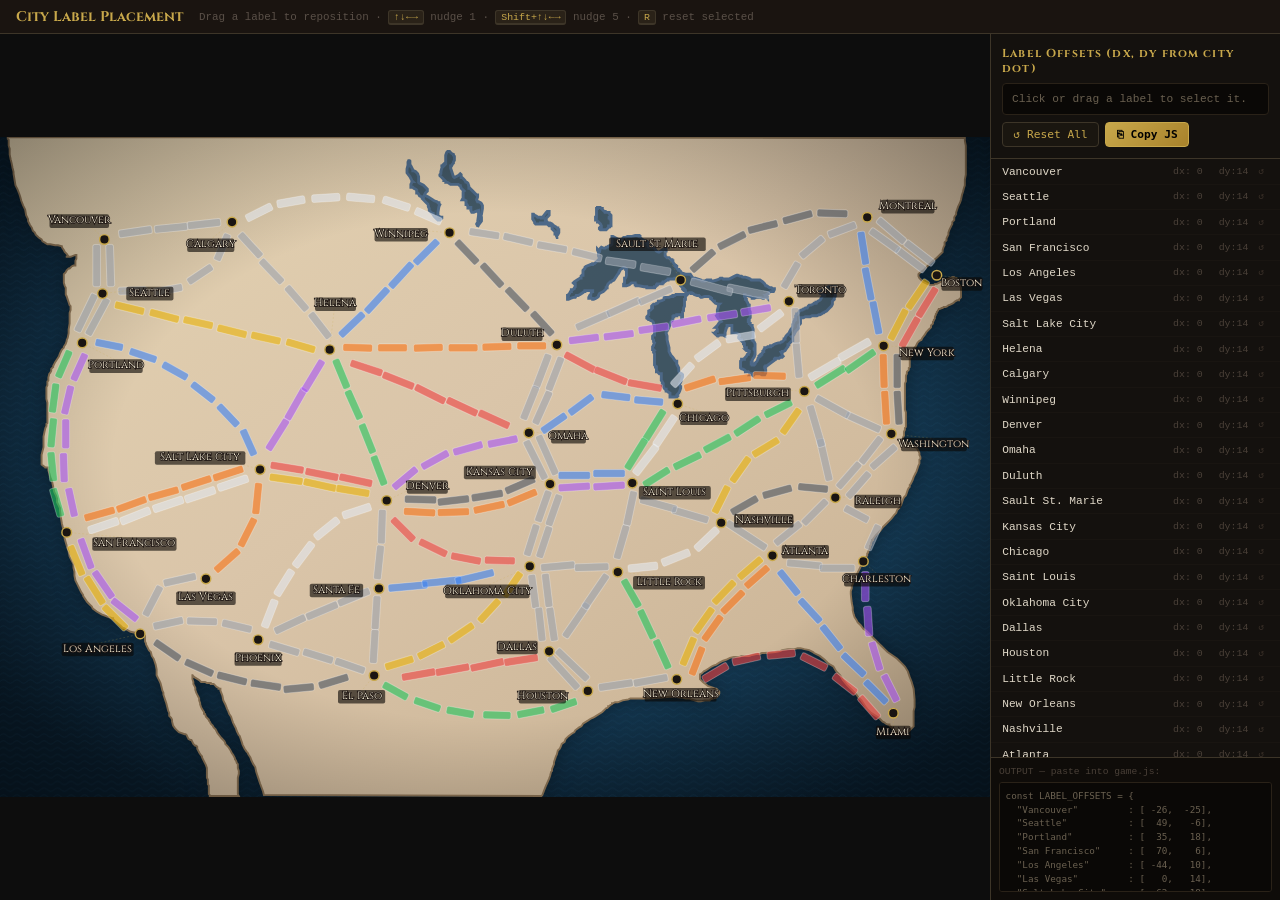
<file: scripts/label_debug.html>
<!DOCTYPE html>
<html lang="en">
<head>
  <meta charset="UTF-8">
  <title>Label Placement — Ticket to Ride</title>
  <link href="https://fonts.googleapis.com/css2?family=Cinzel:wght@400;600&display=swap" rel="stylesheet">
  <style>
    * { box-sizing: border-box; margin: 0; padding: 0; }
    body {
      background: #0a0a0a; color: #e0d8c8;
      font-family: 'Courier New', monospace;
      height: 100vh; display: flex; flex-direction: column; overflow: hidden;
      user-select: none;
    }
    header {
      background: #1a1410; border-bottom: 1px solid #3d3528;
      padding: 0.45rem 1rem; display: flex; align-items: center; gap: 1rem; flex-shrink: 0;
    }
    header h1 { font-size: 0.88rem; color: #c8a84b; font-family: 'Cinzel', serif; white-space: nowrap; }
    .hint { font-size: 0.68rem; color: #5a5048; }
    .kbd { background: #2a2218; border: 1px solid #3d3528; border-bottom-width: 2px; border-radius: 3px; padding: 0.05rem 0.3rem; font-size: 0.62rem; color: #c8a84b; }
    #main { display: flex; flex: 1; overflow: hidden; }
    #board-wrap { flex: 1; display: flex; align-items: center; justify-content: center; background: #0d0d0d; overflow: hidden; }
    #board-aspect { position: relative; flex-shrink: 0; }
    #board-img { display: block; width: 100%; height: 100%; }
    #overlay-svg { position: absolute; top: 0; left: 0; width: 100%; height: 100%; }
    #sidebar { width: 290px; background: #14110e; border-left: 1px solid #3d3528; display: flex; flex-direction: column; overflow: hidden; flex-shrink: 0; }
    #sidebar-top { padding: 0.7rem; border-bottom: 1px solid #3d3528; display: flex; flex-direction: column; gap: 0.45rem; flex-shrink: 0; }
    #sidebar-top h2 { font-size: 0.72rem; color: #c8a84b; font-family: 'Cinzel', serif; letter-spacing: 0.1em; }
    .btn-row { display: flex; gap: 0.4rem; }
    .btn { padding: 0.32rem 0.65rem; border: 1px solid #3d3528; background: #1a1610; color: #c8a84b; font-family: monospace; font-size: 0.7rem; cursor: pointer; border-radius: 4px; transition: all 0.12s; white-space: nowrap; }
    .btn:hover { background: #2a2218; border-color: #c8a84b; }
    .btn-primary { background: linear-gradient(135deg,#c8a84b,#a8822b); color:#000; border-color:#c8a84b; font-weight:bold; }
    .btn-primary:hover { background: linear-gradient(135deg,#e8c97a,#c8a84b); }
    #active-info { background: #0a0806; border: 1px solid #2a2218; border-radius: 4px; padding: 0.35rem 0.55rem; font-size: 0.7rem; color: #6a6050; min-height: 2rem; display: flex; align-items: center; }
    .city-hl { color: #c8a84b; font-weight: bold; margin-right: 0.5rem; }
    .offset-hl { color: #e8c97a; }
    #city-list { flex: 1; overflow-y: auto; }
    .city-row { padding: 0.28rem 0.7rem; border-bottom: 1px solid #191511; display: flex; align-items: center; gap: 0.35rem; font-size: 0.7rem; cursor: pointer; transition: background 0.08s; }
    .city-row:hover { background: #1c1814; }
    .city-row.active { background: #231d14; }
    .city-row.active .city-name { color: #c8a84b; }
    .city-name { flex: 1; overflow: hidden; text-overflow: ellipsis; white-space: nowrap; }
    .cval { font-size: 0.62rem; color: #4a4038; width: 40px; text-align: right; font-variant-numeric: tabular-nums; }
    .city-row.active .cval { color: #7a6a50; }
    .rstbtn { font-size: 0.6rem; color: #3a3028; cursor: pointer; padding: 0 0.22rem; border: 1px solid transparent; border-radius: 2px; line-height: 1.4; }
    .rstbtn:hover { color: #c8a84b; border-color: #3d3528; }
    #output-section { border-top: 1px solid #3d3528; padding: 0.5rem; background: #0f0c09; flex-shrink: 0; }
    #output-label { font-size: 0.6rem; color: #4a4038; margin-bottom: 0.3rem; }
    #output { background: #0a0806; border: 1px solid #2a2218; border-radius: 3px; padding: 0.35rem; font-size: 0.58rem; color: #6a6050; white-space: pre; max-height: 110px; overflow: auto; font-family: monospace; line-height: 1.5; }
    ::-webkit-scrollbar { width: 4px; }
    ::-webkit-scrollbar-track { background: transparent; }
    ::-webkit-scrollbar-thumb { background: #3d3528; border-radius: 2px; }
  </style>
</head>
<body>
<header>
  <h1>City Label Placement</h1>
  <span class="hint">
    Drag a label to reposition ·
    <span class="kbd">↑↓←→</span> nudge 1 ·
    <span class="kbd">Shift+↑↓←→</span> nudge 5 ·
    <span class="kbd">R</span> reset selected
  </span>
</header>

<div id="main">
  <div id="board-wrap">
    <div id="board-aspect">
      <img id="board-img" src="../static/images/board.svg" alt="Board" draggable="false"/>
      <svg id="overlay-svg" viewBox="0 0 1024 683" xmlns="http://www.w3.org/2000/svg">
        <g id="routes-layer"></g>
        <g id="cities-layer"></g>
      </svg>
    </div>
  </div>

  <div id="sidebar">
    <div id="sidebar-top">
      <h2>Label Offsets (dx, dy from city dot)</h2>
      <div id="active-info">Click or drag a label to select it.</div>
      <div class="btn-row">
        <button class="btn" onclick="resetAll()">↺ Reset All</button>
        <button class="btn btn-primary" id="copy-btn" onclick="copyJSON()">⎘ Copy JS</button>
      </div>
    </div>
    <div id="city-list"></div>
    <div id="output-section">
      <div id="output-label">OUTPUT — paste into game.js:</div>
      <div id="output"></div>
    </div>
  </div>
</div>

<script>
// ── City data ────────────────────────────────────────────────────────────────
const CITIES = {
  "Vancouver":        [108, 106],  "Seattle":          [106, 162],
  "Portland":         [ 85, 213],  "San Francisco":    [ 69, 409],
  "Los Angeles":      [145, 514],  "Las Vegas":        [213, 457],
  "Salt Lake City":   [269, 344],  "Helena":           [341, 220],
  "Calgary":          [240,  88],  "Winnipeg":         [465,  99],
  "Denver":           [400, 376],  "Omaha":            [547, 306],
  "Duluth":           [576, 215],  "Sault St. Marie":  [704, 148],
  "Kansas City":      [569, 359],  "Chicago":          [701, 276],
  "Saint Louis":      [654, 358],  "Oklahoma City":    [548, 444],
  "Dallas":           [568, 532],  "Houston":          [608, 573],
  "Little Rock":      [639, 450],  "New Orleans":      [700, 561],
  "Nashville":        [746, 399],  "Atlanta":          [799, 433],
  "Raleigh":          [864, 373],  "Charleston":       [893, 439],
  "Miami":            [924, 596],  "Washington":       [922, 307],
  "Pittsburgh":       [832, 263],  "New York":         [914, 216],
  "Boston":           [969, 143],  "Montreal":         [897,  83],
  "Toronto":          [816, 170],  "Santa Fe":         [392, 467],
  "Phoenix":          [267, 520],  "El Paso":          [387, 557],
};

// ── Route data ───────────────────────────────────────────────────────────────
const ROUTES = [
  {id:1,city1:"Vancouver",city2:"Seattle",length:1,color:"gray",side:0},
  {id:2,city1:"Vancouver",city2:"Seattle",length:1,color:"gray",side:1},
  {id:3,city1:"Vancouver",city2:"Calgary",length:3,color:"gray",side:0},
  {id:4,city1:"Seattle",city2:"Portland",length:1,color:"gray",side:0},
  {id:5,city1:"Seattle",city2:"Portland",length:1,color:"gray",side:1},
  {id:6,city1:"Seattle",city2:"Helena",length:6,color:"yellow",side:0},
  {id:7,city1:"Portland",city2:"San Francisco",length:5,color:"green",side:0},
  {id:8,city1:"Portland",city2:"San Francisco",length:5,color:"purple",side:1},
  {id:9,city1:"Portland",city2:"Salt Lake City",length:6,color:"blue",side:0},
  {id:10,city1:"San Francisco",city2:"Los Angeles",length:3,color:"yellow",side:0},
  {id:11,city1:"San Francisco",city2:"Los Angeles",length:3,color:"purple",side:1},
  {id:12,city1:"San Francisco",city2:"Salt Lake City",length:5,color:"orange",side:0},
  {id:13,city1:"San Francisco",city2:"Salt Lake City",length:5,color:"white",side:1},
  {id:14,city1:"Los Angeles",city2:"Las Vegas",length:2,color:"gray",side:0},
  {id:15,city1:"Los Angeles",city2:"Phoenix",length:3,color:"gray",side:0},
  {id:16,city1:"Los Angeles",city2:"El Paso",length:6,color:"black",side:0},
  {id:17,city1:"Las Vegas",city2:"Salt Lake City",length:3,color:"orange",side:0},
  {id:18,city1:"Salt Lake City",city2:"Denver",length:3,color:"red",side:0},
  {id:19,city1:"Salt Lake City",city2:"Denver",length:3,color:"yellow",side:1},
  {id:20,city1:"Salt Lake City",city2:"Helena",length:3,color:"purple",side:0},
  {id:21,city1:"Denver",city2:"Helena",length:4,color:"green",side:0},
  {id:22,city1:"Denver",city2:"Omaha",length:4,color:"purple",side:0},
  {id:23,city1:"Denver",city2:"Kansas City",length:4,color:"black",side:0},
  {id:24,city1:"Denver",city2:"Kansas City",length:4,color:"orange",side:1},
  {id:25,city1:"Denver",city2:"Oklahoma City",length:4,color:"red",side:0},
  {id:26,city1:"Denver",city2:"Santa Fe",length:2,color:"gray",side:0},
  {id:27,city1:"Helena",city2:"Calgary",length:4,color:"gray",side:0},
  {id:28,city1:"Helena",city2:"Winnipeg",length:4,color:"blue",side:0},
  {id:29,city1:"Helena",city2:"Duluth",length:6,color:"orange",side:0},
  {id:30,city1:"Helena",city2:"Omaha",length:5,color:"red",side:0},
  {id:31,city1:"Calgary",city2:"Winnipeg",length:6,color:"white",side:0},
  {id:32,city1:"Winnipeg",city2:"Duluth",length:4,color:"black",side:0},
  {id:33,city1:"Winnipeg",city2:"Sault St. Marie",length:6,color:"gray",side:0},
  {id:34,city1:"Duluth",city2:"Omaha",length:2,color:"gray",side:0},
  {id:35,city1:"Duluth",city2:"Chicago",length:3,color:"red",side:0},
  {id:36,city1:"Duluth",city2:"Toronto",length:6,color:"purple",side:0},
  {id:37,city1:"Duluth",city2:"Sault St. Marie",length:3,color:"gray",side:0},
  {id:38,city1:"Omaha",city2:"Kansas City",length:1,color:"gray",side:0},
  {id:39,city1:"Omaha",city2:"Kansas City",length:1,color:"gray",side:1},
  {id:40,city1:"Omaha",city2:"Chicago",length:4,color:"blue",side:0},
  {id:41,city1:"Kansas City",city2:"Saint Louis",length:2,color:"blue",side:0},
  {id:42,city1:"Kansas City",city2:"Saint Louis",length:2,color:"purple",side:1},
  {id:43,city1:"Kansas City",city2:"Oklahoma City",length:2,color:"gray",side:0},
  {id:44,city1:"Kansas City",city2:"Oklahoma City",length:2,color:"gray",side:1},
  {id:45,city1:"Chicago",city2:"Saint Louis",length:2,color:"green",side:0},
  {id:46,city1:"Chicago",city2:"Saint Louis",length:2,color:"white",side:1},
  {id:47,city1:"Chicago",city2:"Pittsburgh",length:3,color:"orange",side:0},
  {id:48,city1:"Santa Fe",city2:"Oklahoma City",length:3,color:"blue",side:0},
  {id:49,city1:"Santa Fe",city2:"El Paso",length:2,color:"gray",side:0},
  {id:50,city1:"Phoenix",city2:"Denver",length:5,color:"white",side:0},
  {id:51,city1:"Phoenix",city2:"El Paso",length:3,color:"gray",side:0},
  {id:52,city1:"El Paso",city2:"Dallas",length:4,color:"red",side:0},
  {id:53,city1:"El Paso",city2:"Houston",length:6,color:"green",side:0},
  {id:54,city1:"Oklahoma City",city2:"Dallas",length:2,color:"gray",side:0},
  {id:55,city1:"Oklahoma City",city2:"Dallas",length:2,color:"gray",side:1},
  {id:56,city1:"Oklahoma City",city2:"Little Rock",length:2,color:"gray",side:0},
  {id:57,city1:"Dallas",city2:"Little Rock",length:2,color:"gray",side:0},
  {id:58,city1:"Dallas",city2:"Houston",length:1,color:"gray",side:0},
  {id:59,city1:"Dallas",city2:"Houston",length:1,color:"gray",side:1},
  {id:60,city1:"Houston",city2:"New Orleans",length:2,color:"gray",side:0},
  {id:61,city1:"Little Rock",city2:"Saint Louis",length:2,color:"gray",side:0},
  {id:62,city1:"Little Rock",city2:"Nashville",length:3,color:"white",side:0},
  {id:63,city1:"Little Rock",city2:"New Orleans",length:3,color:"green",side:0},
  {id:64,city1:"New Orleans",city2:"Atlanta",length:4,color:"yellow",side:0},
  {id:65,city1:"New Orleans",city2:"Atlanta",length:4,color:"orange",side:1},
  {id:66,city1:"New Orleans",city2:"Miami",length:6,color:"red",side:0},
  {id:67,city1:"Nashville",city2:"Saint Louis",length:2,color:"gray",side:0},
  {id:68,city1:"Nashville",city2:"Atlanta",length:1,color:"gray",side:0},
  {id:69,city1:"Nashville",city2:"Pittsburgh",length:4,color:"yellow",side:0},
  {id:70,city1:"Nashville",city2:"Raleigh",length:3,color:"black",side:0},
  {id:71,city1:"Atlanta",city2:"Raleigh",length:2,color:"gray",side:0},
  {id:72,city1:"Atlanta",city2:"Charleston",length:2,color:"gray",side:0},
  {id:73,city1:"Atlanta",city2:"Miami",length:5,color:"blue",side:0},
  {id:74,city1:"Raleigh",city2:"Charleston",length:2,color:"gray",side:0},
  {id:75,city1:"Raleigh",city2:"Washington",length:2,color:"gray",side:0},
  {id:76,city1:"Raleigh",city2:"Washington",length:2,color:"gray",side:1},
  {id:77,city1:"Raleigh",city2:"Pittsburgh",length:2,color:"gray",side:0},
  {id:78,city1:"Washington",city2:"Pittsburgh",length:2,color:"gray",side:0},
  {id:80,city1:"Washington",city2:"New York",length:2,color:"orange",side:0},
  {id:81,city1:"Washington",city2:"New York",length:2,color:"black",side:1},
  {id:82,city1:"Pittsburgh",city2:"New York",length:2,color:"white",side:0},
  {id:83,city1:"Pittsburgh",city2:"New York",length:2,color:"green",side:1},
  {id:84,city1:"Pittsburgh",city2:"Toronto",length:2,color:"gray",side:0},
  {id:85,city1:"Pittsburgh",city2:"Saint Louis",length:5,color:"green",side:0},
  {id:86,city1:"New York",city2:"Boston",length:2,color:"yellow",side:0},
  {id:87,city1:"New York",city2:"Boston",length:2,color:"red",side:1},
  {id:88,city1:"New York",city2:"Montreal",length:3,color:"blue",side:0},
  {id:89,city1:"Boston",city2:"Montreal",length:2,color:"gray",side:0},
  {id:90,city1:"Boston",city2:"Montreal",length:2,color:"gray",side:1},
  {id:91,city1:"Montreal",city2:"Toronto",length:3,color:"gray",side:0},
  {id:92,city1:"Montreal",city2:"Sault St. Marie",length:5,color:"black",side:0},
  {id:93,city1:"Toronto",city2:"Sault St. Marie",length:2,color:"gray",side:0},
  {id:94,city1:"Toronto",city2:"Chicago",length:4,color:"white",side:0},
  {id:95,city1:"Duluth",city2:"Omaha",length:2,color:"gray",side:1},
  {id:96,city1:"Seattle",city2:"Calgary",length:4,color:"gray",side:0},
  {id:97,city1:"Phoenix",city2:"Santa Fe",length:3,color:"gray",side:0},
  {id:98,city1:"El Paso",city2:"Oklahoma City",length:5,color:"yellow",side:0},
  {id:99,city1:"Charleston",city2:"Miami",length:4,color:"purple",side:0},
];

// ── Route segment centers (from route_segments.py) ───────────────────────────
const ROUTE_SEGMENTS = {
  1:[[100,133,-90]],2:[[114,133,88.2]],
  3:[[140,98,-8.4],[177,94,-5.4],[211,90,-6.5]],
  4:[[89,182,-64.2]],5:[[101,186,-61.8]],
  6:[[134,177,14],[170,185,14.5],[205,192,12.3],[240,201,14],[275,208,12.7],[311,216,16.2]],
  7:[[66,235,-66.6],[56,270,-82.6],[54,306,-84.5],[54,341,84.5],[59,378,73.8]],
  8:[[82,238,-65.9],[70,272,-76.9],[68,307,-90],[66,342,88.2],[74,378,77.7]],
  9:[[113,215,11.3],[148,226,18.4],[181,242,29.1],[210,264,37.9],[236,288,46.3],[257,316,65.9]],
  10:[[79,438,67.5],[98,469,57.8],[119,497,45]],
  11:[[89,431,69.9],[107,463,55.3],[129,489,38.4]],
  12:[[103,390,-15.7],[136,380,-20.1],[169,369,-15.3],[203,358,-17.9],[236,348,-17.9]],
  13:[[107,402,-18.4],[140,392,-21.8],[174,380,-18.4],[207,370,-18.4],[241,358,-18.4]],
  14:[[158,480,-62.7],[186,458,-12.7]],
  15:[[174,503,-12.3],[209,501,1.7],[245,506,13.2]],
  16:[[173,531,34.7],[206,549,24],[240,560,14],[275,567,8.6],[309,570,-5.2],[345,563,-16.7]],
  17:[[235,438,-41.5],[256,409,-63.4],[266,374,-84.3]],
  18:[[297,342,9.2],[333,349,11.3],[368,355,12.1]],
  19:[[296,354,8.1],[331,360,12.3],[365,366,9.5]],
  20:[[287,308,-58],[306,276,-60.3],[324,247,-59]],
  21:[[392,345,69.2],[380,312,68.2],[366,277,65.9],[353,245,67.5]],
  22:[[419,353,-40],[450,334,-28.9],[484,322,-15.7],[520,315,-11.3]],
  23:[[435,375,1.8],[469,376,-6.3],[504,371,-9.2],[538,360,-23.4]],
  24:[[434,388,3.3],[469,388,-1.7],[506,383,-12],[540,373,-22.5]],
  25:[[417,406,45],[448,425,25.8],[482,436,11],[517,438,1.8]],
  26:[[395,403,-88.1],[392,440,-84.1]],
  27:[[331,195,52],[307,167,49],[281,139,46.2],[259,112,47.5]],
  28:[[364,194,-43.8],[390,169,-47.4],[415,143,-47.3],[441,119,-45]],
  29:[[370,218,1.7],[406,218,0],[443,218,-1.7],[479,218,0],[514,217,-1.8],[550,216,0]],
  30:[[379,239,18.4],[412,252,21.8],[445,266,26.6],[478,279,25],[511,292,24.4]],
  31:[[268,78,-26.6],[301,67,-10],[337,63,-3.4],[373,63,5.2],[410,69,17.9],[443,82,23.6]],
  32:[[483,119,46.3],[509,143,47.5],[535,168,46.2],[561,193,47.4]],
  33:[[501,100,8.9],[536,106,13.1],[571,114,10],[607,122,14],[642,130,8.4],[678,137,9.7]],
  34:[[561,242,-69.2],[548,275,-68.2]],
  35:[[600,233,28.2],[632,247,21.8],[667,257,10]],
  36:[[604,209,-6.9],[640,205,-7.1],[676,198,-8.1],[710,191,-11.3],[747,185,-8.4],[782,179,-9.7]],
  37:[[613,190,-23.4],[645,176,-24.1],[678,164,-23.4]],
  38:[[554,334,63.4]],39:[[566,329,65.9]],
  40:[[573,296,-34.7],[601,277,-36.5],[637,268,6.9],[671,273,5]],
  41:[[594,350,0],[630,348,0]],42:[[594,362,-3.6],[630,361,-3.5]],
  43:[[562,382,-70.5],[550,417,-72.6]],44:[[573,386,-70.5],[563,419,-71.6]],
  45:[[677,298,-58.2],[658,328,-58.2]],46:[[688,304,-56.3],[668,334,-52.4]],
  47:[[724,255,-17.9],[760,251,-8.1],[796,247,1.7]],
  48:[[422,465,-5],[457,460,-5.7],[491,455,-13.6]],
  49:[[389,492,-86.4],[387,527,-86.5]],
  50:[[279,493,-68.8],[294,461,-58.2],[314,432,-53.1],[338,405,-38.9],[369,387,-18.4]],
  51:[[294,529,16.7],[329,537,17.2],[362,547,19]],
  52:[[433,556,-10],[468,551,-10.3],[504,546,-12],[539,541,-8.7]],
  53:[[409,573,28.9],[442,587,19],[476,595,10.3],[514,598,1.7],[549,595,-11],[583,588,-18.4]],
  54:[[552,470,82.6],[559,504,83.7]],55:[[566,469,83.1],[571,504,81.6]],
  56:[[577,444,-4.9],[612,445,-1.8]],57:[[596,500,-55.4],[616,470,-55.8]],
  58:[[583,554,47.6]],59:[[592,546,43.7]],
  60:[[637,567,-8.4],[673,562,-10.3]],
  61:[[643,419,-73.8],[652,384,-78]],
  62:[[665,445,-5.7],[699,435,-21.8],[731,416,-43.7]],
  63:[[653,472,60.3],[669,504,64.9],[685,535,65.7]],
  64:[[712,532,-67.2],[728,500,-54.5],[749,471,-46.2],[776,446,-41]],
  65:[[721,542,-68.8],[737,508,-54.2],[758,481,-45],[783,455,-41.5]],
  66:[[740,554,-30.7],[772,540,-12.9],[808,535,-5.5],[842,543,26.6],[874,566,37.9],[899,590,48.7]],
  67:[[714,391,16.4],[681,380,15.3]],68:[[772,412,33.2]],
  69:[[746,375,-63.4],[766,344,-54.9],[792,321,-31.3],[818,294,-54.9]],
  70:[[770,381,-29.7],[804,367,-15.3],[841,363,5.2]],
  71:[[815,410,-38.9],[843,388,-45]],72:[[832,442,5.2],[866,446,0]],
  73:[[816,461,51.1],[838,490,47.4],[860,518,51.3],[883,546,43.7],[906,574,45]],
  74:[[886,390,28.1],[903,414,-65.9]],
  75:[[878,350,-48.7],[901,324,-52.1]],76:[[888,360,-48.8],[914,331,-41.6]],
  77:[[853,334,77.1],[844,299,73.8]],78:[[893,295,24.3],[861,279,28.9]],
  80:[[916,280,86.5],[914,242,88.2]],81:[[929,280,86.5],[928,242,-90]],
  82:[[853,240,-30.4],[884,220,-29.5]],83:[[859,248,-32.2],[890,232,-35]],
  84:[[825,231,84.8],[823,195,88.1]],
  85:[[805,281,-26.6],[773,299,-33.2],[742,317,-28.1],[711,335,-25.8],[679,352,-32.2]],
  86:[[929,194,-62.7],[949,163,-55.8]],87:[[941,202,-60.5],[959,171,-58.4]],
  88:[[906,187,79],[898,152,79],[893,115,81.1]],
  89:[[942,127,37.2],[915,107,35.5]],90:[[951,120,37.9],[922,97,40.6]],
  91:[[871,96,-20.6],[840,114,-40.2],[818,143,-59.6]],
  92:[[861,79,1.7],[825,83,-14.9],[789,93,-14],[757,107,-26.6],[727,128,-41.2]],
  93:[[774,160,11.3],[736,155,14.9]],
  94:[[797,190,-37.2],[766,207,-9.5],[732,221,-36.5],[706,246,-47.6]],
  95:[[574,245,-68.8],[561,280,-66]],
  96:[[137,159,-1.7],[174,158,-10.6],[207,142,-33.7],[230,114,-67.2]],
  97:[[300,504,-25],[333,490,-22.8],[366,476,-22.5]],
  98:[[413,544,-16.9],[446,531,-26.6],[477,513,-34.2],[506,490,-47.4],[530,463,-55.3]],
  99:[[895,465,-90],[898,501,86.3],[906,537,73.3],[921,570,63.4]],
};

// ── Card color hex map ────────────────────────────────────────────────────────
const CARD_COLORS = {
  purple:"#A855F7", blue:"#3B82F6", orange:"#F97316", white:"#E2E8F0",
  green:"#22C55E",  yellow:"#EAB308", black:"#4B5563", red:"#EF4444",
  gray:"#9CA3AF",
};

// ── State ─────────────────────────────────────────────────────────────────────
const DEFAULT = [0, 14];
const FONT_SIZE = 11;
const NS = 'http://www.w3.org/2000/svg';

// Current label offsets from game.js — edit here after each save
const SAVED_OFFSETS = {
  "Vancouver": [-26, -25], "Seattle": [49, -6],   "Portland": [35, 18],
  "San Francisco": [70, 6], "Los Angeles": [-44, 10], "Las Vegas": [0, 14],
  "Salt Lake City": [-62, -18], "Helena": [6, -53], "Calgary": [-22, 18],
  "Winnipeg": [-50, -4],  "Denver": [42, -20],    "Omaha": [41, -2],
  "Duluth": [-36, -17],   "Sault St. Marie": [-24, -43], "Kansas City": [-52, -18],
  "Chicago": [27, 9],     "Saint Louis": [44, 4],  "Oklahoma City": [-44, 20],
  "Dallas": [-33, -10],   "Houston": [-47, 0],     "Little Rock": [53, 5],
  "New Orleans": [4, 10], "Nashville": [44, -8],   "Atlanta": [34, -10],
  "Raleigh": [44, -2],    "Charleston": [14, 13],  "Miami": [0, 14],
  "Washington": [44, 5],  "Pittsburgh": [-48, -3], "New York": [45, 2],
  "Boston": [26, 3],      "Montreal": [42, -17],   "Toronto": [33, -17],
  "Santa Fe": [-44, -4],  "Phoenix": [0, 14],      "El Paso": [-13, 16],
};

const offsets = {};
Object.keys(CITIES).forEach(n => { offsets[n] = SAVED_OFFSETS[n] ? [...SAVED_OFFSETS[n]] : [...DEFAULT]; });

let dragging = null;
let activeCity = null;

const overlaySvg  = document.getElementById('overlay-svg');
const routesLayer = document.getElementById('routes-layer');
const citiesLayer = document.getElementById('cities-layer');

// ── SVG helpers ────────────────────────────────────────────────────────────────
function svgPoint(e) {
  const pt = overlaySvg.createSVGPoint();
  pt.x = e.clientX; pt.y = e.clientY;
  return pt.matrixTransform(overlaySvg.getScreenCTM().inverse());
}

function mkEl(tag, attrs, styleObj) {
  const el = document.createElementNS(NS, tag);
  if (attrs) for (const [k, v] of Object.entries(attrs)) el.setAttribute(k, v);
  if (styleObj) Object.assign(el.style, styleObj);
  return el;
}

// ── Route rendering (runs once) ───────────────────────────────────────────────
function buildRouteSegments(p1, p2, length, side) {
  const dx = p2[0]-p1[0], dy = p2[1]-p1[1];
  const dist = Math.sqrt(dx*dx+dy*dy);
  const angle = Math.atan2(dy, dx) * 180 / Math.PI;
  const segW = (dist / length) * 0.78;
  const segH = 8;
  const perpX = -dy/dist, perpY = dx/dist;
  const off = side === 0 ? -4 : 4;
  const segs = [];
  for (let i = 0; i < length; i++) {
    const t = (i + 0.5) / length;
    const cx = p1[0] + dx*t + perpX*off;
    const cy = p1[1] + dy*t + perpY*off;
    segs.push({x:cx-segW/2, y:cy-segH/2, w:segW, h:segH, angle, cx, cy});
  }
  return segs;
}

function renderRoutes() {
  for (const route of ROUTES) {
    const c1 = CITIES[route.city1], c2 = CITIES[route.city2];
    if (!c1 || !c2) continue;
    const segData = ROUTE_SEGMENTS[route.id];
    let segs;
    if (segData && segData.length === route.length) {
      const dx = c2[0]-c1[0], dy = c2[1]-c1[1];
      const dist = Math.sqrt(dx*dx+dy*dy);
      const segW = (dist/route.length)*0.78, segH = 8;
      segs = segData.map(([bx,by,a]) => ({x:bx-segW/2, y:by-segH/2, w:segW, h:segH, angle:a, cx:bx, cy:by}));
    } else {
      segs = buildRouteSegments(c1, c2, route.length, route.side);
    }
    const fill = CARD_COLORS[route.color] || '#888';
    for (const s of segs) {
      routesLayer.appendChild(mkEl('rect', {
        x:s.x, y:s.y, width:s.w, height:s.h, rx:2,
        fill, 'fill-opacity':'0.6',
        stroke:'rgba(255,255,255,0.28)', 'stroke-width':'1',
        transform:`rotate(${s.angle},${s.cx},${s.cy})`,
      }));
    }
  }
}

// ── City + label rendering (re-runs on every change) ─────────────────────────
function renderCities() {
  citiesLayer.innerHTML = '';
  for (const [name, [cx, cy]] of Object.entries(CITIES)) {
    const [dx, dy] = offsets[name];
    const lx = cx+dx, ly = cy+dy;
    const active = name === activeCity;

    const g = mkEl('g');

    // Connector line when label is away from dot
    if (Math.hypot(dx, dy) > 9) {
      g.appendChild(mkEl('line', {
        x1:cx, y1:cy, x2:lx, y2:ly,
        stroke: active ? 'rgba(200,168,75,0.8)' : 'rgba(200,168,75,0.35)',
        'stroke-width':'0.6', 'stroke-dasharray':'2,2',
      }));
    }

    // City dot
    g.appendChild(mkEl('circle', {
      cx, cy, r:5, fill:'#1a1512',
      stroke: active ? '#fde68a' : '#c8a84b',
      'stroke-width': active ? '2' : '1.5',
    }));

    // Draggable label group
    const lg = mkEl('g');
    lg.dataset.city = name;
    lg.style.cursor = 'grab';

    const estW = name.length * 6.4;
    lg.appendChild(mkEl('rect', {
      x:lx-estW/2-2, y:ly-1, width:estW+4, height:FONT_SIZE+3, rx:2,
      fill: active ? 'rgba(35,22,6,0.85)' : 'rgba(10,7,4,0.62)',
      stroke: active ? '#c8a84b' : 'none', 'stroke-width':'0.7',
    }));

    const txt = mkEl('text', {
      x:lx, y:ly, 'font-size':FONT_SIZE,
      fill: active ? '#fde68a' : '#f0e8d0',
      stroke:'#1a1210', 'stroke-width':'1.5',
      'paint-order':'stroke', 'text-anchor':'middle', 'dominant-baseline':'hanging',
    }, {fontFamily:'Cinzel, serif', pointerEvents:'none'});
    txt.textContent = name;
    lg.appendChild(txt);

    lg.addEventListener('mousedown', e => {
      e.preventDefault();
      const p = svgPoint(e);
      dragging = {name, startX:p.x, startY:p.y, origDX:dx, origDY:dy};
      setActive(name);
    });

    g.appendChild(lg);
    citiesLayer.appendChild(g);
  }
}

// ── Drag ──────────────────────────────────────────────────────────────────────
overlaySvg.addEventListener('mousemove', e => {
  if (!dragging) return;
  const p = svgPoint(e);
  offsets[dragging.name] = [
    Math.round(dragging.origDX + p.x - dragging.startX),
    Math.round(dragging.origDY + p.y - dragging.startY),
  ];
  renderCities(); updateSidebar(); updateOutput();
});
overlaySvg.addEventListener('mouseup',    () => { dragging = null; });
overlaySvg.addEventListener('mouseleave', () => { dragging = null; });

// ── Keyboard ──────────────────────────────────────────────────────────────────
document.addEventListener('keydown', e => {
  if (!activeCity) return;
  const dirs = {ArrowLeft:[-1,0], ArrowRight:[1,0], ArrowUp:[0,-1], ArrowDown:[0,1]};
  if (dirs[e.key]) {
    e.preventDefault();
    const step = e.shiftKey ? 5 : 1;
    const [ndx,ndy] = dirs[e.key];
    const [dx,dy] = offsets[activeCity];
    offsets[activeCity] = [dx+ndx*step, dy+ndy*step];
    renderCities(); updateSidebar(); updateOutput();
  }
  if ((e.key==='r'||e.key==='R') && !e.ctrlKey && !e.metaKey) {
    offsets[activeCity] = [...DEFAULT];
    renderCities(); updateSidebar(); updateOutput();
  }
});

// ── Active city ────────────────────────────────────────────────────────────────
function setActive(name) {
  activeCity = name;
  renderCities(); updateSidebar();
}

// ── Sidebar ────────────────────────────────────────────────────────────────────
function buildSidebar() {
  document.getElementById('city-list').innerHTML = Object.keys(CITIES).map(name => {
    const safe = name.replace(/[^a-z0-9]/gi,'_');
    return `<div class="city-row" id="row-${safe}" data-city="${name}" onclick="setActive('${name}')">
      <span class="city-name">${name}</span>
      <span class="cval" id="dx-${safe}">dx:&nbsp;0</span>
      <span class="cval" id="dy-${safe}">dy:14</span>
      <span class="rstbtn" onclick="resetCity('${name}',event)" title="Reset">↺</span>
    </div>`;
  }).join('');
}

function updateSidebar() {
  for (const [name,[dx,dy]] of Object.entries(offsets)) {
    const safe = name.replace(/[^a-z0-9]/gi,'_');
    const dxEl = document.getElementById('dx-'+safe);
    const dyEl = document.getElementById('dy-'+safe);
    const row  = document.getElementById('row-'+safe);
    if (dxEl) dxEl.textContent = `dx:${String(dx).padStart(3)}`;
    if (dyEl) dyEl.textContent = `dy:${String(dy).padStart(3)}`;
    if (row) {
      row.classList.toggle('active', name===activeCity);
      if (name===activeCity) row.scrollIntoView({block:'nearest'});
    }
  }
  const info = document.getElementById('active-info');
  if (activeCity) {
    const [dx,dy] = offsets[activeCity];
    info.innerHTML = `<span class="city-hl">${activeCity}</span><span class="offset-hl">dx:${dx}, dy:${dy}</span>`;
  } else {
    info.textContent = 'Click or drag a label to select it.';
  }
}

// ── Output ─────────────────────────────────────────────────────────────────────
function updateOutput() {
  const lines = Object.entries(offsets).map(([name,[dx,dy]]) => {
    const q = JSON.stringify(name).padEnd(20);
    return `  ${q}: [${String(dx).padStart(4)}, ${String(dy).padStart(4)}]`;
  });
  document.getElementById('output').textContent =
    'const LABEL_OFFSETS = {\n' + lines.join(',\n') + '\n};';
}

function copyJSON() {
  const lines = Object.entries(offsets).map(([name,[dx,dy]]) =>
    `  ${JSON.stringify(name)}: [${dx}, ${dy}]`);
  const text = 'const LABEL_OFFSETS = {\n' + lines.join(',\n') + '\n};';
  navigator.clipboard.writeText(text).then(() => {
    const btn = document.getElementById('copy-btn');
    const orig = btn.innerHTML;
    btn.innerHTML = '✓ Copied!';
    setTimeout(() => btn.innerHTML = orig, 2000);
  });
}

function resetCity(name, e) {
  if (e) e.stopPropagation();
  offsets[name] = [...DEFAULT];
  renderCities(); updateSidebar(); updateOutput();
}

function resetAll() {
  Object.keys(offsets).forEach(n => { offsets[n] = [...DEFAULT]; });
  renderCities(); updateSidebar(); updateOutput();
}

// ── Resize ────────────────────────────────────────────────────────────────────
function resizeBoard() {
  const wrap = document.getElementById('board-wrap');
  const aspect = document.getElementById('board-aspect');
  const ww = wrap.clientWidth, wh = wrap.clientHeight;
  const ratio = 1024/683;
  let w, h;
  if (ww/wh > ratio) { h=wh; w=h*ratio; } else { w=ww; h=w/ratio; }
  aspect.style.width = w+'px'; aspect.style.height = h+'px';
}

window.addEventListener('resize', () => { resizeBoard(); renderCities(); });

// ── Boot ──────────────────────────────────────────────────────────────────────
resizeBoard();
renderRoutes();   // routes rendered once, never change
buildSidebar();
renderCities();
updateOutput();
</script>
</body>
</html>
</file>
